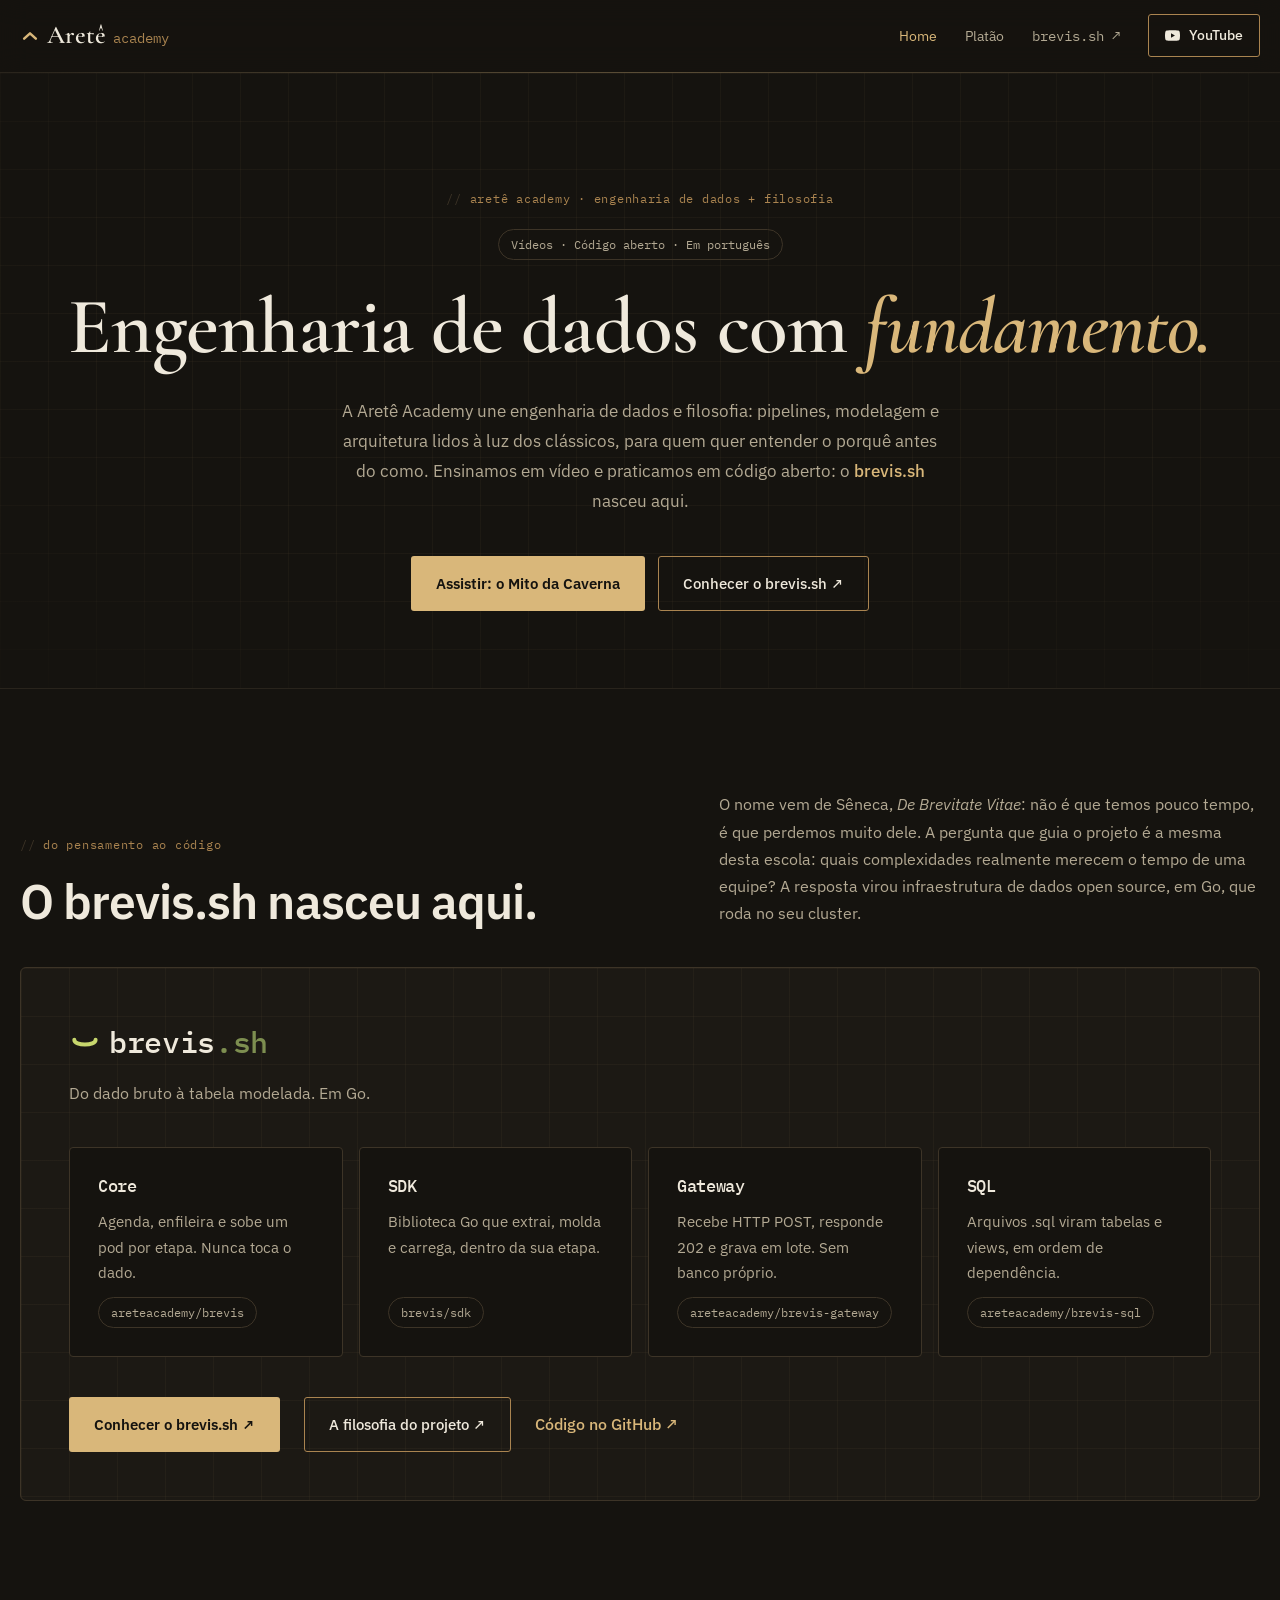
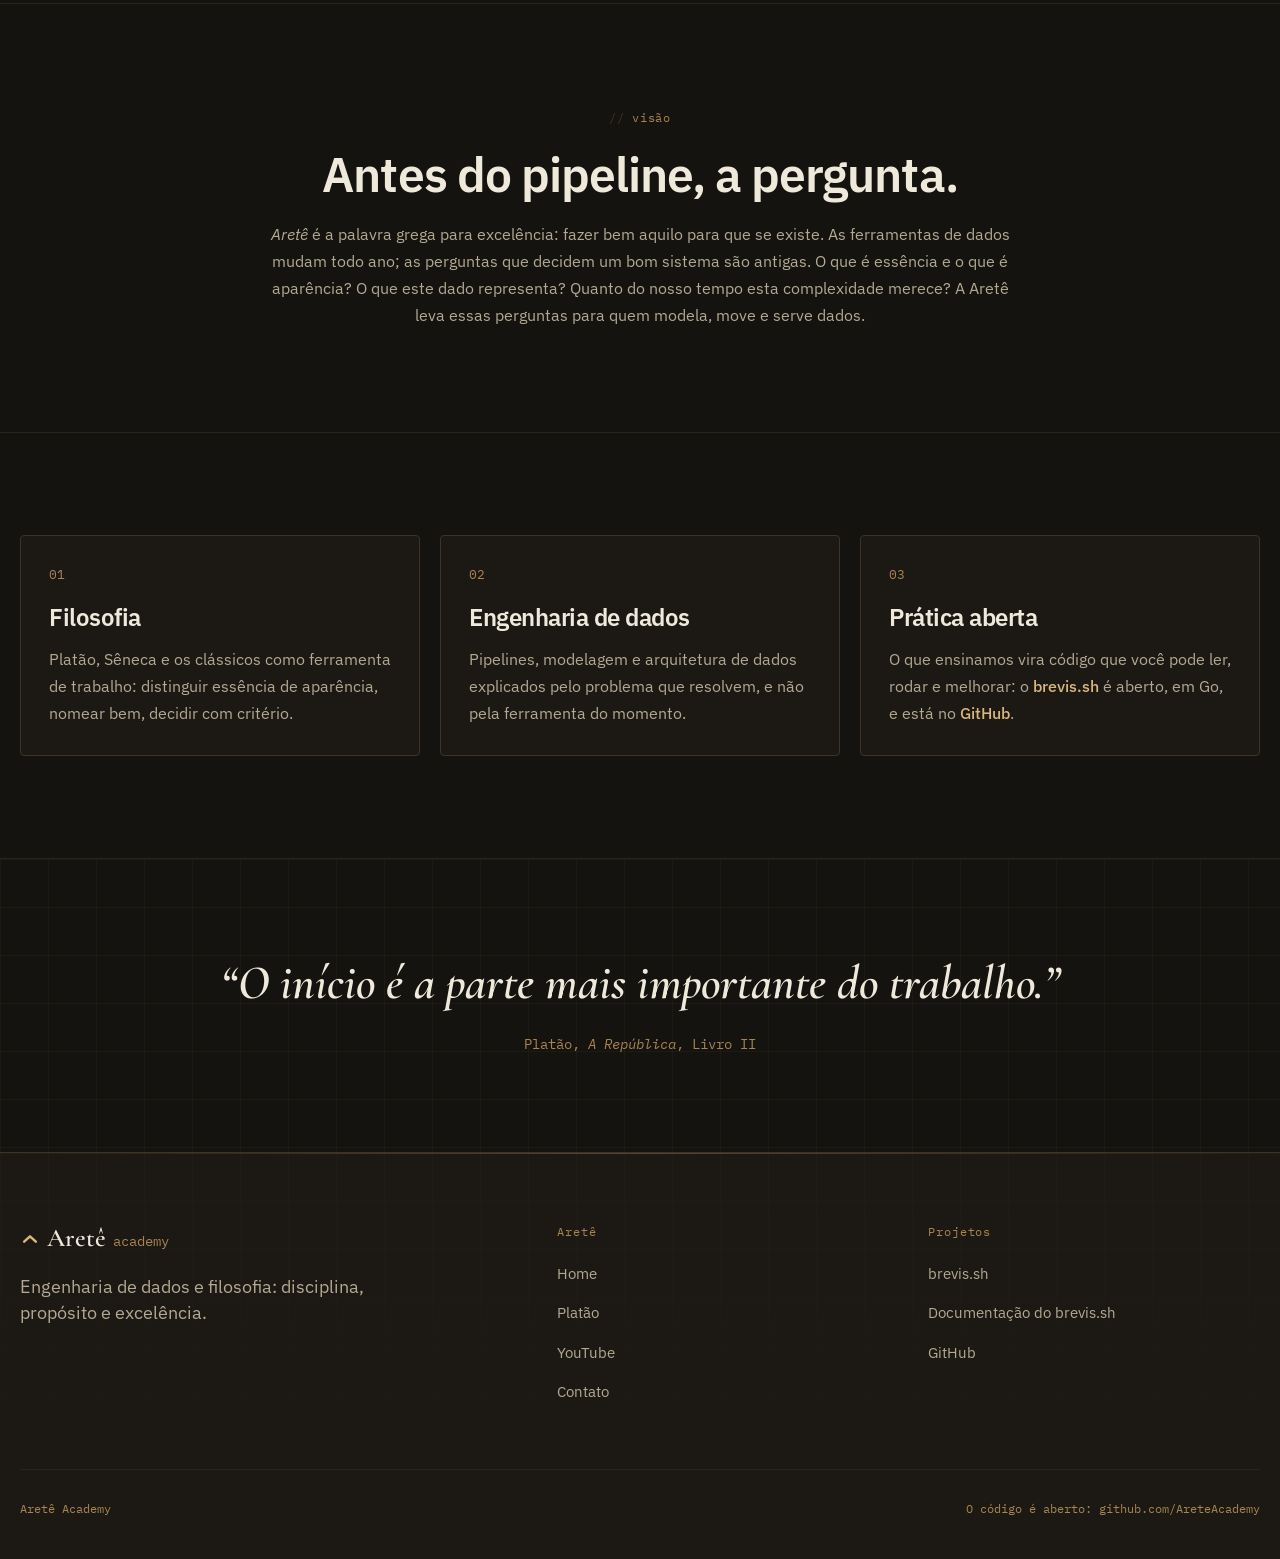
<file: index.html>
<!DOCTYPE html>
<html lang="pt-BR">
<head>
  <meta charset="UTF-8" />
  <meta name="viewport" content="width=device-width, initial-scale=1.0" />
  <title>Aretê Academy | Engenharia de dados e filosofia</title>
  <meta
    name="description"
    content="Aretê Academy une engenharia de dados e filosofia: pipelines, modelagem e arquitetura lidos à luz dos clássicos, em vídeo e em código aberto. O brevis.sh nasceu aqui."
  />
  <link rel="preconnect" href="https://fonts.googleapis.com" />
  <link rel="preconnect" href="https://fonts.gstatic.com" crossorigin />
  <link
    href="https://fonts.googleapis.com/css2?family=Cormorant+Garamond:ital,wght@0,600;1,600&family=IBM+Plex+Mono:wght@400;500&family=IBM+Plex+Sans:wght@400;500;600&display=swap"
    rel="stylesheet"
  />
  <link rel="stylesheet" href="style.css" />
  <link rel="icon" href="assets/favicon.svg" type="image/svg+xml" />
  <meta name="theme-color" content="#15130f">
  <link rel="canonical" href="https://areteacademy.com.br/" />
  <meta property="og:type" content="website" />
  <meta property="og:site_name" content="Aretê Academy" />
  <meta property="og:locale" content="pt_BR" />
  <meta property="og:title" content="Aretê Academy | Engenharia de dados e filosofia" />
  <meta property="og:description" content="Aretê Academy une engenharia de dados e filosofia: pipelines, modelagem e arquitetura lidos à luz dos clássicos, em vídeo e em código aberto. O brevis.sh nasceu aqui." />
  <meta property="og:url" content="https://areteacademy.com.br/" />
  <meta property="og:image" content="https://areteacademy.com.br/assets/og.png" />
  <meta property="og:image:width" content="1200" />
  <meta property="og:image:height" content="630" />
  <meta property="og:image:alt" content="Aretê Academy: engenharia de dados com fundamento. O brevis.sh nasceu aqui." />
  <meta name="twitter:card" content="summary_large_image" />
  <meta name="twitter:title" content="Aretê Academy | Engenharia de dados e filosofia" />
  <meta name="twitter:description" content="Aretê Academy une engenharia de dados e filosofia: pipelines, modelagem e arquitetura lidos à luz dos clássicos, em vídeo e em código aberto. O brevis.sh nasceu aqui." />
  <meta name="twitter:image" content="https://areteacademy.com.br/assets/og.png" />
  <script type="application/ld+json">
{
  "@context": "https://schema.org",
  "@graph": [
    {
      "@type": "EducationalOrganization",
      "@id": "https://areteacademy.com.br/#org",
      "name": "Aretê Academy",
      "url": "https://areteacademy.com.br/",
      "logo": "https://areteacademy.com.br/assets/favicon.svg",
      "description": "Engenharia de dados e filosofia, em vídeo e em código aberto.",
      "email": "areteacademy.dev@gmail.com",
      "sameAs": [
        "https://www.youtube.com/@AreteDevAcademy",
        "https://github.com/AreteAcademy"
      ],
      "brand": {
        "@type": "Brand",
        "name": "brevis.sh",
        "url": "https://brevis.sh/"
      }
    },
    {
      "@type": "WebSite",
      "@id": "https://areteacademy.com.br/#site",
      "name": "Aretê Academy",
      "url": "https://areteacademy.com.br/",
      "inLanguage": "pt-BR",
      "publisher": {
        "@id": "https://areteacademy.com.br/#org"
      }
    }
  ]
}
  </script>
</head>
<body>
  <a class="skip-link" href="#conteudo">Pular para o conteúdo</a>

  <svg width="0" height="0" style="position:absolute" aria-hidden="true" focusable="false">
    <symbol id="i-mark" viewBox="0 0 24 24" fill="none">
      <!-- O circunflexo do ê de Aretê. Mesmo traço em assets/favicon.svg. -->
      <path d="M5 15.2 12 8.8l7 6.4" stroke="currentColor" stroke-width="3" stroke-linecap="round" stroke-linejoin="round"/>
    </symbol>
    <symbol id="i-brevis" viewBox="0 0 24 24" fill="none">
      <!-- A breve do brevis.sh, igual a site/assets/mark.svg de lá. -->
      <path d="M4 10.4C4 15.2 20 15.2 20 10.4" stroke="currentColor" stroke-width="3" stroke-linecap="round"/>
    </symbol>
    <symbol id="i-menu" viewBox="0 0 24 24" fill="none" stroke="currentColor" stroke-width="1.7" stroke-linecap="round">
      <path d="M4 7h16M4 12h16M4 17h16"/>
    </symbol>
    <symbol id="i-youtube" viewBox="0 0 24 24">
      <path fill="currentColor" d="M23.5 6.2a3 3 0 0 0-2.1-2.1C19.5 3.6 12 3.6 12 3.6s-7.5 0-9.4.5A3 3 0 0 0 .5 6.2 31.4 31.4 0 0 0 0 12a31.4 31.4 0 0 0 .5 5.8 3 3 0 0 0 2.1 2.1c1.9.5 9.4.5 9.4.5s7.5 0 9.4-.5a3 3 0 0 0 2.1-2.1A31.4 31.4 0 0 0 24 12a31.4 31.4 0 0 0-.5-5.8zM9.6 15.6V8.4l6.3 3.6-6.3 3.6z"/>
    </symbol>
  </svg>

  <header class="site-header" id="topo">
    <div class="shell header-bar">
      <a class="brand" href="index.html">
        <svg class="mark" aria-hidden="true"><use href="#i-mark"></use></svg>
        <span class="brand-name">Aretê</span> <span class="brand-sub">academy</span>
      </a>
      <button class="nav-toggle" type="button" id="nav-toggle" aria-label="Abrir menu" aria-expanded="false" aria-controls="nav">
        <svg aria-hidden="true"><use href="#i-menu"></use></svg>
      </button>
      <nav class="main-nav" id="nav" aria-label="Principal">
        <a href="index.html" aria-current="page">Home</a>
        <a href="platao.html">Platão</a>
        <a class="nav-ext" href="https://brevis.sh/" target="_blank" rel="noopener">brevis.sh ↗</a>
        <a class="button button-secondary button-sm" href="https://www.youtube.com/@AreteDevAcademy" target="_blank" rel="noopener">
          <svg aria-hidden="true"><use href="#i-youtube"></use></svg>
          YouTube
        </a>
      </nav>
    </div>
  </header>

  <main id="conteudo">
    <section class="hero hero-home">
      <div class="shell hero-grid hero-grid-single">
        <div>
          <p class="eyebrow">aretê academy · engenharia de dados + filosofia</p>
          <p class="hero-badge"><span class="pill">Vídeos · Código aberto · Em português</span></p>
          <h1>Engenharia de dados com <em>fundamento.</em></h1>
          <p class="hero-text">
            A Aretê Academy une engenharia de dados e filosofia: pipelines, modelagem e
            arquitetura lidos à luz dos clássicos, para quem quer entender o porquê antes do
            como. Ensinamos em vídeo e praticamos em código aberto: o
            <a class="text-link" href="https://brevis.sh/" target="_blank" rel="noopener">brevis.sh</a>
            nasceu aqui.
          </p>
          <div class="hero-actions">
            <a class="button button-primary" href="platao.html#conteudos">Assistir: o Mito da Caverna</a>
            <a class="button button-secondary" href="https://brevis.sh/" target="_blank" rel="noopener">
              Conhecer o brevis.sh ↗
            </a>
          </div>
        </div>
      </div>
    </section>

    <!-- As descrições das quatro peças são as do i18n.json do brevis.sh
         (eco_core, eco_sdk, eco_gateway, eco_sql): se mudarem lá, mudam aqui. -->
    <section class="section section-brevis" id="brevis" aria-labelledby="brevis-h">
      <div class="shell">
        <div class="section-heading">
          <div>
            <p class="section-kicker">do pensamento ao código</p>
            <h2 id="brevis-h">O brevis.sh nasceu aqui.</h2>
          </div>
          <p class="section-aside">
            O nome vem de Sêneca, <em>De Brevitate Vitae</em>: não é que temos pouco tempo, é
            que perdemos muito dele. A pergunta que guia o projeto é a mesma desta escola:
            quais complexidades realmente merecem o tempo de uma equipe? A resposta virou
            infraestrutura de dados open source, em Go, que roda no seu cluster.
          </p>
        </div>

        <div class="brevis-panel bg-grid">
          <a class="brevis-wordmark" href="https://brevis.sh/" target="_blank" rel="noopener">
            <svg class="mark" aria-hidden="true"><use href="#i-brevis"></use></svg>
            <span>brevis<span class="tld">.sh</span></span>
          </a>
          <p class="brevis-tagline">Do dado bruto à tabela modelada. Em Go.</p>

          <ul class="brevis-pieces">
          <li class="card brevis-piece">
            <h3>Core</h3>
            <p>Agenda, enfileira e sobe um pod por etapa. Nunca toca o dado.</p>
            <span class="pill">areteacademy/brevis</span>
          </li>
          <li class="card brevis-piece">
            <h3>SDK</h3>
            <p>Biblioteca Go que extrai, molda e carrega, dentro da sua etapa.</p>
            <span class="pill">brevis/sdk</span>
          </li>
          <li class="card brevis-piece">
            <h3>Gateway</h3>
            <p>Recebe HTTP POST, responde 202 e grava em lote. Sem banco próprio.</p>
            <span class="pill">areteacademy/brevis-gateway</span>
          </li>
          <li class="card brevis-piece">
            <h3>SQL</h3>
            <p>Arquivos .sql viram tabelas e views, em ordem de dependência.</p>
            <span class="pill">areteacademy/brevis-sql</span>
          </li>
          </ul>

          <div class="brevis-links">
            <a class="button button-primary" href="https://brevis.sh/" target="_blank" rel="noopener">Conhecer o brevis.sh ↗</a>
            <a class="button button-secondary" href="https://brevis.sh/docs/philosophy/" target="_blank" rel="noopener">A filosofia do projeto ↗</a>
            <a class="text-link" href="https://github.com/AreteAcademy/brevis" target="_blank" rel="noopener">Código no GitHub ↗</a>
          </div>
        </div>
      </div>
    </section>

    <section class="section">
      <div class="shell intro-block">
        <p class="section-kicker">visão</p>
        <h2>Antes do pipeline, a pergunta.</h2>
        <p>
          <em>Aretê</em> é a palavra grega para excelência: fazer bem aquilo para que se existe.
          As ferramentas de dados mudam todo ano; as perguntas que decidem um bom sistema são
          antigas. O que é essência e o que é aparência? O que este dado representa? Quanto do
          nosso tempo esta complexidade merece? A Aretê leva essas perguntas para quem modela,
          move e serve dados.
        </p>
      </div>
    </section>

    <section class="section">
      <div class="shell pillars">
        <article class="pillar">
          <p class="pillar-number">01</p>
          <h3>Filosofia</h3>
          <p>
            Platão, Sêneca e os clássicos como ferramenta de trabalho: distinguir essência de
            aparência, nomear bem, decidir com critério.
          </p>
        </article>
        <article class="pillar">
          <p class="pillar-number">02</p>
          <h3>Engenharia de dados</h3>
          <p>
            Pipelines, modelagem e arquitetura de dados explicados pelo problema que resolvem, e
            não pela ferramenta do momento.
          </p>
        </article>
        <article class="pillar">
          <p class="pillar-number">03</p>
          <h3>Prática aberta</h3>
          <p>
            O que ensinamos vira código que você pode ler, rodar e melhorar: o
            <a class="text-link" href="https://brevis.sh/" target="_blank" rel="noopener">brevis.sh</a>
            é aberto, em Go, e está no
            <a class="text-link" href="https://github.com/AreteAcademy/brevis" target="_blank" rel="noopener">GitHub</a>.
          </p>
        </article>
      </div>
    </section>

    <section class="quote-band bg-grid">
      <figure class="shell quote-wrap">
        <blockquote>
          <p>“O início é a parte mais importante do trabalho.”</p>
        </blockquote>
        <figcaption>Platão, <cite>A República</cite>, Livro II</figcaption>
      </figure>
    </section>
  </main>

  <footer class="site-footer bg-grid" id="contato">
    <div class="shell">
      <div class="footer-grid">
        <div class="footer-brand">
          <a class="brand" href="index.html">
            <svg class="mark" aria-hidden="true"><use href="#i-mark"></use></svg>
        <span class="brand-name">Aretê</span> <span class="brand-sub">academy</span>
          </a>
          <p>Engenharia de dados e filosofia: disciplina, propósito e excelência.</p>
        </div>

        <div class="footer-col">
          <h2>Aretê</h2>
          <ul>
            <li><a href="index.html">Home</a></li>
            <li><a href="platao.html">Platão</a></li>
            <li><a href="https://www.youtube.com/@AreteDevAcademy" target="_blank" rel="noopener">YouTube</a></li>
            <li><a href="mailto:areteacademy.dev@gmail.com">Contato</a></li>
          </ul>
        </div>

        <div class="footer-col">
          <h2>Projetos</h2>
          <ul>
            <li><a href="https://brevis.sh/" target="_blank" rel="noopener">brevis.sh</a></li>
            <li><a href="https://brevis.sh/docs/" target="_blank" rel="noopener">Documentação do brevis.sh</a></li>
            <li><a href="https://github.com/AreteAcademy" target="_blank" rel="noopener">GitHub</a></li>
          </ul>
        </div>
      </div>

      <div class="footer-bottom">
        <p>Aretê Academy</p>
        <p>O código é aberto: github.com/AreteAcademy</p>
      </div>
    </div>
  </footer>

  <script src="main.js" defer></script>
</body>
</html>
</file>
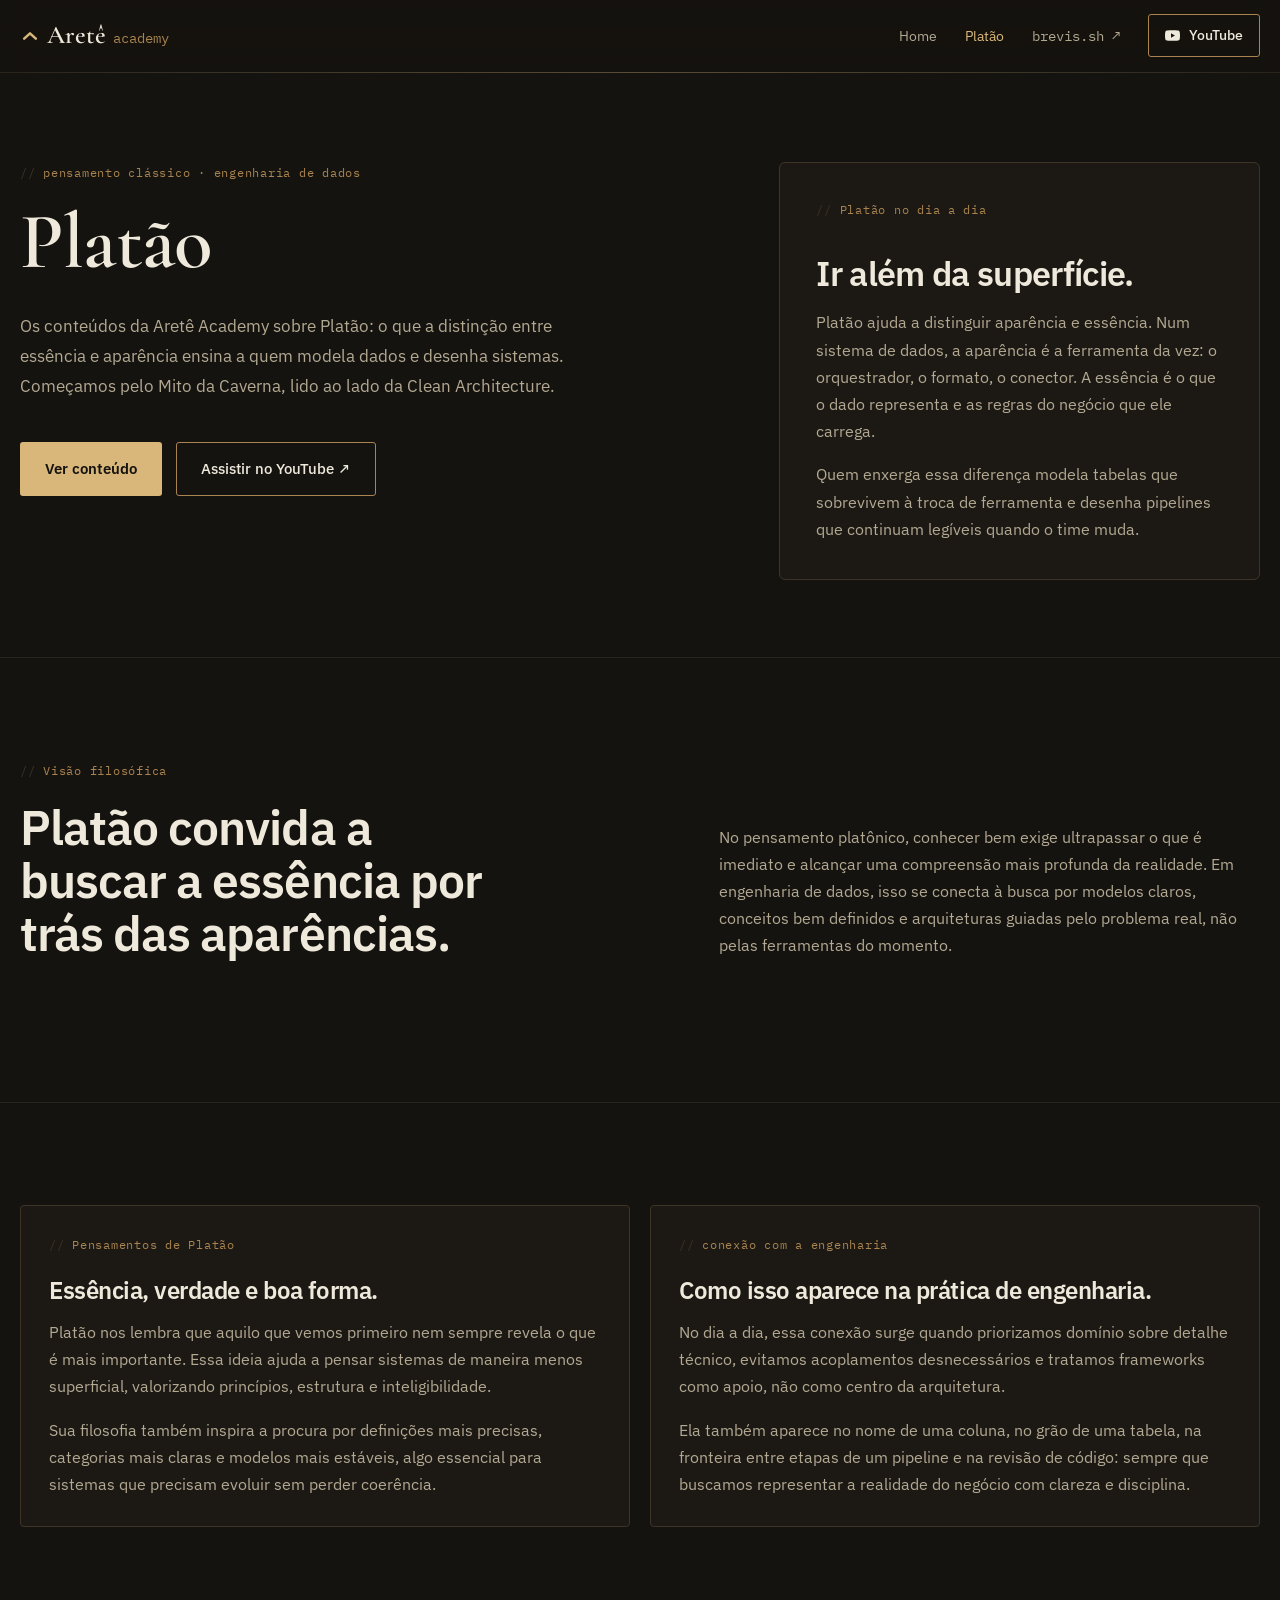
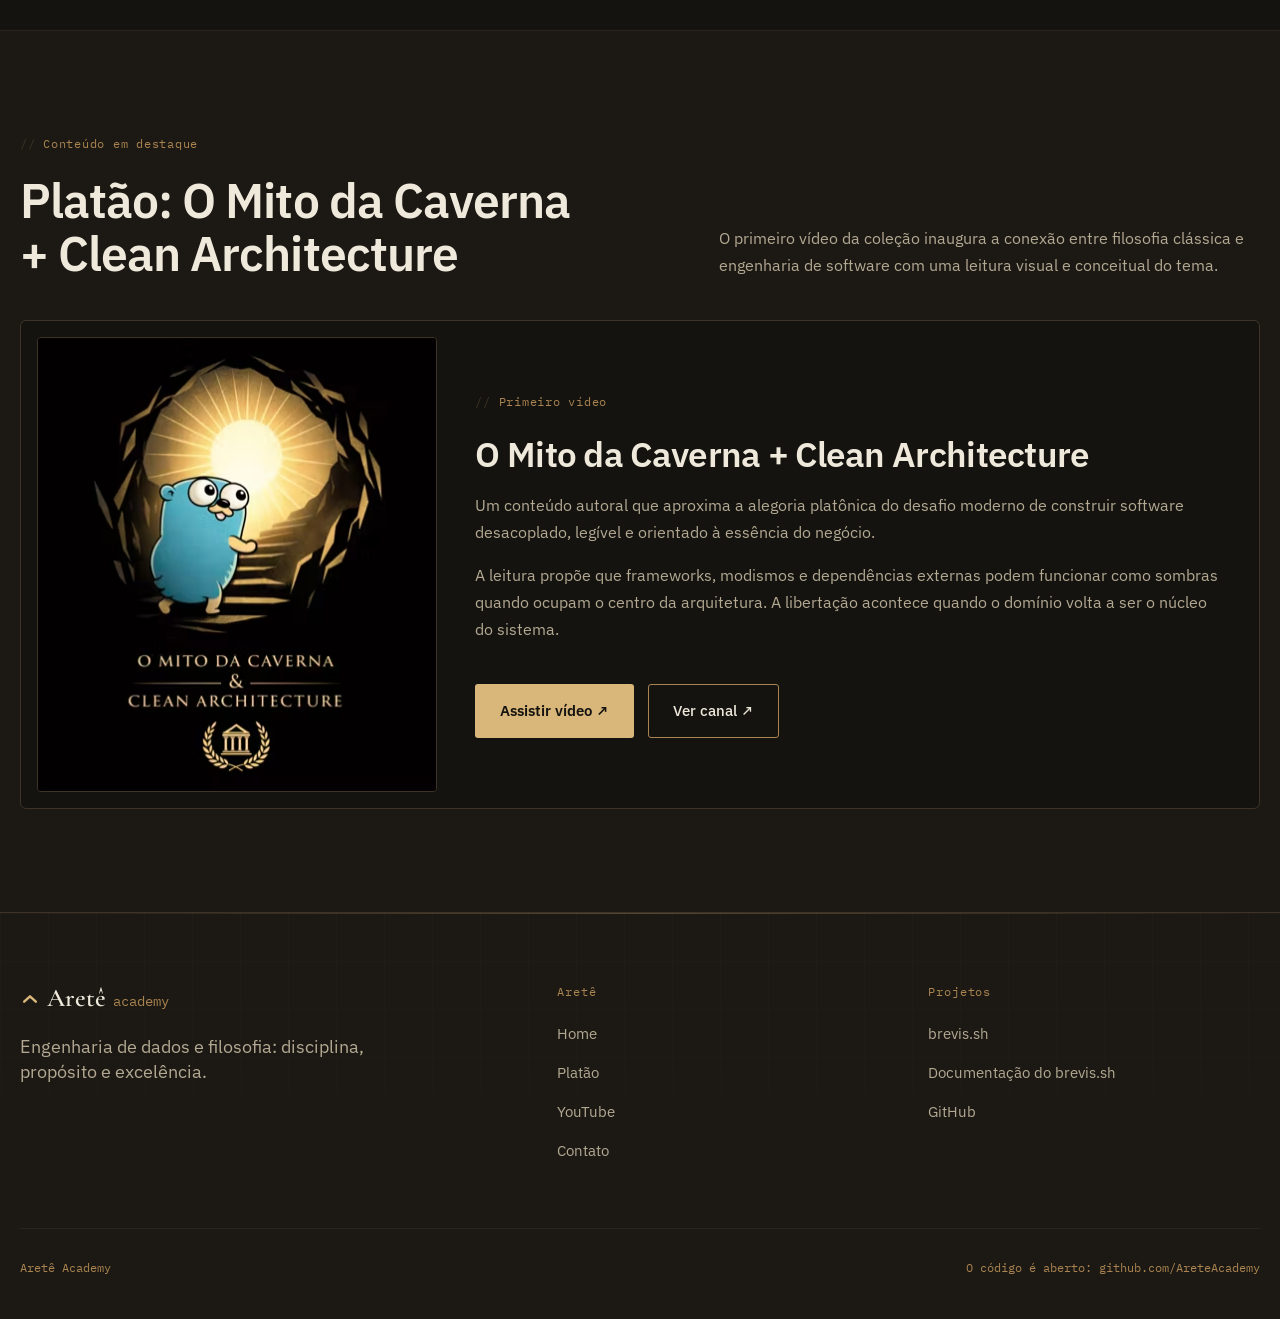
<file: platao.html>
<!DOCTYPE html>
<html lang="pt-BR">
<head>
  <meta charset="UTF-8" />
  <meta name="viewport" content="width=device-width, initial-scale=1.0" />
  <title>Platão | Aretê Academy</title>
  <meta
    name="description"
    content="Platão na Aretê Academy: essência e aparência aplicadas à engenharia de dados e à arquitetura, a partir do vídeo O Mito da Caverna + Clean Architecture."
  />
  <link rel="preconnect" href="https://fonts.googleapis.com" />
  <link rel="preconnect" href="https://fonts.gstatic.com" crossorigin />
  <link
    href="https://fonts.googleapis.com/css2?family=Cormorant+Garamond:ital,wght@0,600;1,600&family=IBM+Plex+Mono:wght@400;500&family=IBM+Plex+Sans:wght@400;500;600&display=swap"
    rel="stylesheet"
  />
  <link rel="stylesheet" href="style.css" />
  <link rel="icon" href="assets/favicon.svg" type="image/svg+xml" />
  <meta name="theme-color" content="#15130f">
  <link rel="canonical" href="https://areteacademy.com.br/platao.html" />
  <meta property="og:type" content="website" />
  <meta property="og:site_name" content="Aretê Academy" />
  <meta property="og:locale" content="pt_BR" />
  <meta property="og:title" content="Platão | Aretê Academy" />
  <meta property="og:description" content="Platão na Aretê Academy: essência e aparência aplicadas à engenharia de dados e à arquitetura, a partir do vídeo O Mito da Caverna + Clean Architecture." />
  <meta property="og:url" content="https://areteacademy.com.br/platao.html" />
  <meta property="og:image" content="https://areteacademy.com.br/assets/og.png" />
  <meta property="og:image:width" content="1200" />
  <meta property="og:image:height" content="630" />
  <meta property="og:image:alt" content="Aretê Academy: engenharia de dados com fundamento. O brevis.sh nasceu aqui." />
  <meta name="twitter:card" content="summary_large_image" />
  <meta name="twitter:title" content="Platão | Aretê Academy" />
  <meta name="twitter:description" content="Platão na Aretê Academy: essência e aparência aplicadas à engenharia de dados e à arquitetura, a partir do vídeo O Mito da Caverna + Clean Architecture." />
  <meta name="twitter:image" content="https://areteacademy.com.br/assets/og.png" />
</head>
<body>
  <a class="skip-link" href="#conteudo">Pular para o conteúdo</a>

  <svg width="0" height="0" style="position:absolute" aria-hidden="true" focusable="false">
    <symbol id="i-mark" viewBox="0 0 24 24" fill="none">
      <!-- O circunflexo do ê de Aretê. Mesmo traço em assets/favicon.svg. -->
      <path d="M5 15.2 12 8.8l7 6.4" stroke="currentColor" stroke-width="3" stroke-linecap="round" stroke-linejoin="round"/>
    </symbol>
    <symbol id="i-menu" viewBox="0 0 24 24" fill="none" stroke="currentColor" stroke-width="1.7" stroke-linecap="round">
      <path d="M4 7h16M4 12h16M4 17h16"/>
    </symbol>
    <symbol id="i-youtube" viewBox="0 0 24 24">
      <path fill="currentColor" d="M23.5 6.2a3 3 0 0 0-2.1-2.1C19.5 3.6 12 3.6 12 3.6s-7.5 0-9.4.5A3 3 0 0 0 .5 6.2 31.4 31.4 0 0 0 0 12a31.4 31.4 0 0 0 .5 5.8 3 3 0 0 0 2.1 2.1c1.9.5 9.4.5 9.4.5s7.5 0 9.4-.5a3 3 0 0 0 2.1-2.1A31.4 31.4 0 0 0 24 12a31.4 31.4 0 0 0-.5-5.8zM9.6 15.6V8.4l6.3 3.6-6.3 3.6z"/>
    </symbol>
  </svg>

  <header class="site-header" id="topo">
    <div class="shell header-bar">
      <a class="brand" href="index.html">
        <svg class="mark" aria-hidden="true"><use href="#i-mark"></use></svg>
        <span class="brand-name">Aretê</span> <span class="brand-sub">academy</span>
      </a>
      <button class="nav-toggle" type="button" id="nav-toggle" aria-label="Abrir menu" aria-expanded="false" aria-controls="nav">
        <svg aria-hidden="true"><use href="#i-menu"></use></svg>
      </button>
      <nav class="main-nav" id="nav" aria-label="Principal">
        <a href="index.html">Home</a>
        <a href="platao.html" aria-current="page">Platão</a>
        <a class="nav-ext" href="https://brevis.sh/" target="_blank" rel="noopener">brevis.sh ↗</a>
        <a class="button button-secondary button-sm" href="https://www.youtube.com/@AreteDevAcademy" target="_blank" rel="noopener">
          <svg aria-hidden="true"><use href="#i-youtube"></use></svg>
          YouTube
        </a>
      </nav>
    </div>
  </header>

  <main id="conteudo">
    <section class="hero">
      <div class="shell hero-grid">
        <div>
          <p class="eyebrow">pensamento clássico · engenharia de dados</p>
          <h1>Platão</h1>
          <p class="hero-text">
            Os conteúdos da Aretê Academy sobre Platão: o que a distinção entre essência e
            aparência ensina a quem modela dados e desenha sistemas. Começamos pelo Mito da
            Caverna, lido ao lado da Clean Architecture.
          </p>
          <div class="hero-actions">
            <a class="button button-primary" href="#conteudos">Ver conteúdo</a>
            <a class="button button-secondary" href="https://www.youtube.com/watch?v=1ELkrZyl63o&amp;t=11s" target="_blank" rel="noopener">
              Assistir no YouTube ↗
            </a>
          </div>
        </div>

        <aside class="hero-panel" id="visao">
          <p class="panel-label">Platão no dia a dia</p>
          <h2>Ir além da superfície.</h2>
          <p>
            Platão ajuda a distinguir aparência e essência. Num sistema de dados, a aparência é a
            ferramenta da vez: o orquestrador, o formato, o conector. A essência é o que o dado
            representa e as regras do negócio que ele carrega.
          </p>
          <p>
            Quem enxerga essa diferença modela tabelas que sobrevivem à troca de ferramenta e
            desenha pipelines que continuam legíveis quando o time muda.
          </p>
        </aside>
      </div>
    </section>

    <section class="section">
      <div class="shell page-intro">
        <div>
          <p class="section-kicker">Visão filosófica</p>
          <h2>Platão convida a buscar a essência por trás das aparências.</h2>
        </div>
        <p class="section-aside">
          No pensamento platônico, conhecer bem exige ultrapassar o que é imediato e alcançar uma
          compreensão mais profunda da realidade. Em engenharia de dados, isso se conecta à busca
          por modelos claros, conceitos bem definidos e arquiteturas guiadas pelo problema real, não
          pelas ferramentas do momento.
        </p>
      </div>
    </section>

    <section class="section">
      <div class="shell roadmap">
        <article class="roadmap-card">
          <p class="section-kicker">Pensamentos de Platão</p>
          <h3>Essência, verdade e boa forma.</h3>
          <p>
            Platão nos lembra que aquilo que vemos primeiro nem sempre revela o que é mais
            importante. Essa ideia ajuda a pensar sistemas de maneira menos superficial, valorizando
            princípios, estrutura e inteligibilidade.
          </p>
          <p>
            Sua filosofia também inspira a procura por definições mais precisas, categorias mais
            claras e modelos mais estáveis, algo essencial para sistemas que precisam evoluir sem
            perder coerência.
          </p>
        </article>
        <article class="roadmap-card">
          <p class="section-kicker">conexão com a engenharia</p>
          <h3>Como isso aparece na prática de engenharia.</h3>
          <p>
            No dia a dia, essa conexão surge quando priorizamos domínio sobre detalhe técnico, evitamos acoplamentos desnecessários e tratamos frameworks como apoio,
            não como centro da arquitetura.
          </p>
          <p>
            Ela também aparece no nome de uma coluna, no grão de uma tabela, na fronteira entre
            etapas de um pipeline e na revisão de código: sempre que buscamos representar a realidade
            do negócio com clareza e disciplina.
          </p>
        </article>
      </div>
    </section>

    <section class="section section-soft" id="conteudos">
      <div class="shell">
        <div class="section-heading">
          <div>
            <p class="section-kicker">Conteúdo em destaque</p>
            <h2>Platão: O Mito da Caverna + Clean Architecture</h2>
          </div>
          <p class="section-aside">
            O primeiro vídeo da coleção inaugura a conexão entre filosofia clássica e engenharia de
            software com uma leitura visual e conceitual do tema.
          </p>
        </div>

        <article class="featured-course">
          <div class="course-cover">
            <picture>
              <source type="image/avif" srcset="assets/capa-youtube-400.avif 400w, assets/capa-youtube-800.avif 800w" sizes="(max-width: 960px) min(400px, 100vw), 400px" />
              <img
                src="assets/capa-youtube-800.jpg"
                srcset="assets/capa-youtube-400.jpg 400w, assets/capa-youtube-800.jpg 800w"
                sizes="(max-width: 960px) min(400px, 100vw), 400px"
                width="800"
                height="912"
                loading="lazy"
                decoding="async"
                alt="Capa do vídeo O Mito da Caverna e Clean Architecture: um gopher sai da caverna em direção à luz"
              />
            </picture>
          </div>

          <div class="course-content">
            <p class="card-tag">Primeiro vídeo</p>
            <h3>O Mito da Caverna + Clean Architecture</h3>
            <p>
              Um conteúdo autoral que aproxima a alegoria platônica do desafio moderno de construir
              software desacoplado, legível e orientado à essência do negócio.
            </p>
            <p>
              A leitura propõe que frameworks, modismos e dependências externas podem funcionar como
              sombras quando ocupam o centro da arquitetura. A libertação acontece quando o domínio
              volta a ser o núcleo do sistema.
            </p>

            <div class="course-actions">
              <a class="button button-primary" href="https://www.youtube.com/watch?v=1ELkrZyl63o&amp;t=11s" target="_blank" rel="noopener">
                Assistir vídeo ↗
              </a>
              <a class="button button-secondary" href="https://www.youtube.com/@AreteDevAcademy" target="_blank" rel="noopener">
                Ver canal ↗
              </a>
            </div>
          </div>
        </article>
      </div>
    </section>

    <!-- <section class="section">
      <div class="shell roadmap">
        <article class="roadmap-card">
          <p class="section-kicker">Continuidade</p>
          <h3>Uma trilha para aprofundar Platão ao longo do tempo.</h3>
          <p>
            Novos cursos sobre Platão podem ser adicionados nesta mesma seção, mantendo uma
            experiência centralizada para quem acompanha essa linha de estudo.
          </p>
        </article>
        <article class="roadmap-card">
          <p class="section-kicker">Próximos conteúdos</p>
          <h3>Mais encontros entre filosofia e tecnologia.</h3>
          <p>
            A proposta é expandir essa jornada com novos conteúdos que aprofundem a contribuição de
            Platão e abram espaço para outras leituras filosóficas aplicadas ao software.
          </p>
        </article>
      </div>
    </section> -->
  </main>

  <footer class="site-footer bg-grid" id="contato">
    <div class="shell">
      <div class="footer-grid">
        <div class="footer-brand">
          <a class="brand" href="index.html">
            <svg class="mark" aria-hidden="true"><use href="#i-mark"></use></svg>
        <span class="brand-name">Aretê</span> <span class="brand-sub">academy</span>
          </a>
          <p>Engenharia de dados e filosofia: disciplina, propósito e excelência.</p>
        </div>

        <div class="footer-col">
          <h2>Aretê</h2>
          <ul>
            <li><a href="index.html">Home</a></li>
            <li><a href="platao.html">Platão</a></li>
            <li><a href="https://www.youtube.com/@AreteDevAcademy" target="_blank" rel="noopener">YouTube</a></li>
            <li><a href="mailto:areteacademy.dev@gmail.com">Contato</a></li>
          </ul>
        </div>

        <div class="footer-col">
          <h2>Projetos</h2>
          <ul>
            <li><a href="https://brevis.sh/" target="_blank" rel="noopener">brevis.sh</a></li>
            <li><a href="https://brevis.sh/docs/" target="_blank" rel="noopener">Documentação do brevis.sh</a></li>
            <li><a href="https://github.com/AreteAcademy" target="_blank" rel="noopener">GitHub</a></li>
          </ul>
        </div>
      </div>

      <div class="footer-bottom">
        <p>Aretê Academy</p>
        <p>O código é aberto: github.com/AreteAcademy</p>
      </div>
    </div>
  </footer>

  <script src="main.js" defer></script>
</body>
</html>
</file>
<file: style.css>
/* ===========================================================================
   Aretê Academy

   Mesma família do brevis.sh (o projeto aberto que nasceu aqui): fundo
   escuro, quadriculado, IBM Plex, cantos quase retos. A voz é da Aretê:
   o bronze no lugar do lima e a Cormorant só em display (h1, citação).

   Contraste sobre o fundo #15130F, medido:
     texto      #EFE9DC  15.34:1
     secundario #B3A993   7.96:1
     ouro       #D9B77A   9.72:1
     bronze     #AA8450   5.41:1   (o mesmo bronze do site anterior)
   Pior caso, em --surface-2 (#221E18): secundario 7.11, bronze 4.84.

   As cores do brevis.sh, só na seção dele (a marca e o .sh do wordmark):
     lima       #C7D66D  11.72:1
     oliva      #7D8E50   5.17:1   (4.62 em --surface-2)
   --line (#3D3427) é filete, nunca texto nem contorno de controle.
   =========================================================================== */

:root {
  color-scheme: dark;

  --bg: #15130f;
  --surface: #1c1914;
  --surface-2: #221e18;

  --text: #efe9dc;
  --text-dim: #b3a993;
  --gold: #d9b77a;
  --bronze: #aa8450;

  --brevis-lime: #c7d66d;
  --brevis-olive: #7d8e50;

  --line: #3d3427;
  --line-soft: #29241c;

  --gold-wash: rgba(217, 183, 122, 0.08);
  --gold-edge: rgba(217, 183, 122, 0.28);
  --grid-line: rgba(217, 183, 122, 0.045);
  --grid-size: 48px;

  --font-serif: "Cormorant Garamond", Georgia, "Times New Roman", serif;
  --font-sans: "IBM Plex Sans", -apple-system, BlinkMacSystemFont, "Segoe UI", Roboto, Arial, sans-serif;
  --font-mono: "IBM Plex Mono", ui-monospace, SFMono-Regular, Menlo, Consolas, monospace;

  --shell: 1280px;
  --gap: clamp(1.5rem, 3vw, 2.5rem);

  --r: 3px;
  --r-lg: 4px;
  --r-xl: 6px;
}

*,
*::before,
*::after {
  box-sizing: border-box;
}

[hidden] {
  display: none !important;
}

html {
  scroll-behavior: smooth;
  -webkit-text-size-adjust: 100%;
}

body {
  margin: 0;
  overflow-x: hidden;
  background: var(--bg);
  color: var(--text);
  font-family: var(--font-sans);
  font-size: 1rem;
  line-height: 1.7;
  -webkit-font-smoothing: antialiased;
}

img,
svg {
  display: block;
  max-width: 100%;
}

::selection {
  background: var(--gold);
  color: var(--bg);
}

:focus-visible {
  outline: 2px solid var(--gold);
  outline-offset: 3px;
}

a {
  color: inherit;
  text-decoration: none;
}

p {
  margin: 0;
}

.shell {
  width: min(var(--shell), calc(100% - 2.5rem));
  margin-inline: auto;
}

.skip-link {
  position: absolute;
  left: -9999px;
  top: 0;
  z-index: 100;
  padding: 0.75rem 1.25rem;
  background: var(--gold);
  color: var(--bg);
  font-weight: 600;
}

.skip-link:focus {
  left: 0;
}

/* --------------------------------------------------------- tipografia ---- */

h1,
h2,
h3 {
  margin: 0;
  font-family: var(--font-sans);
  font-weight: 600;
  line-height: 1.1;
  letter-spacing: -0.02em;
  text-wrap: balance;
}

/* O h1 é o único lugar, com a citação, onde a Cormorant fala. */
h1 {
  font-family: var(--font-serif);
  font-size: clamp(2.75rem, 6.2vw, 5.25rem);
  font-weight: 600;
  line-height: 1;
  letter-spacing: -0.01em;
}

h2 {
  font-size: clamp(1.9rem, 4vw, 3rem);
}

h3 {
  font-size: clamp(1.25rem, 2vw, 1.5rem);
  line-height: 1.25;
}

/* Rótulo em forma de comentário. O `//` vem do CSS para que leitor de tela
   não anuncie "barra barra" antes de cada seção. */
.eyebrow,
.section-kicker,
.panel-label,
.card-tag {
  display: block;
  margin: 0 0 1.25rem;
  font-family: var(--font-mono);
  font-size: 0.775rem;
  font-weight: 400;
  letter-spacing: 0.06em;
  color: var(--bronze);
}

.eyebrow::before,
.section-kicker::before,
.panel-label::before,
.card-tag::before {
  content: "// ";
  color: var(--line);
}

.text-link {
  display: inline-flex;
  align-items: center;
  gap: 0.45rem;
  color: var(--gold);
  font-weight: 500;
  border-bottom: 1px solid transparent;
  transition: border-color 0.2s ease;
}

.text-link:hover {
  border-bottom-color: currentColor;
}

/* ------------------------------------------------------------ botoes ---- */

.button {
  display: inline-flex;
  align-items: center;
  justify-content: center;
  gap: 0.55rem;
  padding: 0.85rem 1.5rem;
  border: 1px solid transparent;
  border-radius: var(--r);
  font-size: 0.94rem;
  font-weight: 500;
  white-space: nowrap;
  transition: background 0.2s ease, border-color 0.2s ease, color 0.2s ease;
}

.button-primary {
  background: var(--gold);
  color: var(--bg);
  font-weight: 600;
}

.button-primary:hover {
  background: #e3c793;
}

.button-secondary {
  color: var(--text);
  border-color: var(--bronze);
}

.button-secondary:hover {
  border-color: var(--gold);
  background: var(--gold-wash);
  color: var(--gold);
}

.button-sm {
  padding: 0.55rem 1rem;
  font-size: 0.86rem;
}

.button svg {
  width: 15px;
  height: 15px;
  flex: none;
}

.hero-actions,
.course-actions {
  display: flex;
  flex-wrap: wrap;
  gap: 0.85rem;
  margin-top: 2.5rem;
}

/* -------------------------------------------------------- componentes ---- */

.bg-grid {
  background-image:
    linear-gradient(var(--grid-line) 1px, transparent 1px),
    linear-gradient(90deg, var(--grid-line) 1px, transparent 1px);
  background-size: var(--grid-size) var(--grid-size);
}

.card,
.pillar,
.roadmap-card {
  border: 1px solid var(--line);
  border-radius: var(--r-lg);
  background: var(--surface);
  padding: clamp(1.25rem, 2.4vw, 1.75rem);
}

/* ------------------------------------------------------------ header ---- */

.site-header {
  position: sticky;
  top: 0;
  z-index: 40;
  background: rgba(21, 19, 15, 0.86);
  backdrop-filter: blur(14px);
  -webkit-backdrop-filter: blur(14px);
  border-bottom: 1px solid var(--line-soft);
}

/* Um filete de luz sob o header, mais forte no centro. */
.site-header::after {
  content: "";
  position: absolute;
  left: 0;
  right: 0;
  bottom: -1px;
  height: 1px;
  background: linear-gradient(90deg, transparent, var(--gold-edge) 50%, transparent);
  pointer-events: none;
}

.header-bar {
  position: relative;
  display: flex;
  align-items: center;
  gap: 1.25rem;
  padding: 0.9rem 0;
}

.brand {
  display: inline-flex;
  align-items: baseline;
  gap: 0.45rem;
  color: var(--text);
}

.brand .mark {
  width: 20px;
  height: 20px;
  flex: none;
  align-self: center;
  color: var(--gold);
}

.brand-name {
  font-family: var(--font-serif);
  font-size: 1.6rem;
  font-weight: 600;
  line-height: 1;
}

.brand-sub {
  font-family: var(--font-mono);
  font-size: 0.86rem;
  color: var(--bronze);
}

.main-nav {
  display: flex;
  align-items: center;
  gap: 1.75rem;
  margin-left: auto;
}

.main-nav a:not(.button) {
  font-size: 0.9rem;
  color: var(--text-dim);
  transition: color 0.2s ease;
}

.main-nav a:not(.button):hover,
.main-nav a[aria-current="page"] {
  color: var(--gold);
}

.nav-ext {
  font-family: var(--font-mono);
}

.nav-toggle {
  display: none;
  margin-left: auto;
  align-items: center;
  justify-content: center;
  width: 36px;
  height: 36px;
  padding: 0;
  border: 1px solid var(--line);
  border-radius: var(--r);
  background: transparent;
  color: var(--text-dim);
  cursor: pointer;
}

.nav-toggle:hover {
  color: var(--gold);
  border-color: var(--bronze);
}

.nav-toggle svg {
  width: 17px;
  height: 17px;
}

/* --------------------------------------------------------------- hero ---- */

.hero {
  padding: clamp(3rem, 7vw, 6rem) 0 clamp(3rem, 6vw, 5rem);
}

.hero-grid {
  display: grid;
  grid-template-columns: minmax(0, 1.35fr) minmax(280px, 0.9fr);
  gap: var(--gap);
  align-items: stretch;
}

.hero-grid-single {
  grid-template-columns: 1fr;
  text-align: center;
}

.hero-home {
  position: relative;
  isolation: isolate;
  padding-top: clamp(4rem, 9vw, 7.5rem);
}

/* O quadriculado se apaga nas bordas: textura atrás do título, não moldura.
   Fica num pseudo-elemento para que a máscara não apague o texto. */
.hero-home::before {
  content: "";
  position: absolute;
  inset: 0;
  z-index: -1;
  background-image:
    linear-gradient(var(--grid-line) 1px, transparent 1px),
    linear-gradient(90deg, var(--grid-line) 1px, transparent 1px);
  background-size: var(--grid-size) var(--grid-size);
  -webkit-mask-image: radial-gradient(ellipse 80% 90% at 50% 40%, #000 55%, transparent 100%);
  mask-image: radial-gradient(ellipse 80% 90% at 50% 40%, #000 55%, transparent 100%);
}

.hero h1 em {
  font-style: italic;
  color: var(--gold);
}

.hero-badge {
  display: flex;
  justify-content: center;
  margin: 0 0 1.75rem;
}

.pill {
  display: inline-flex;
  align-items: center;
  padding: 0.3rem 0.75rem;
  border: 1px solid var(--line);
  border-radius: 999px;
  font-family: var(--font-mono);
  font-size: 0.72rem;
  color: var(--text-dim);
}

.hero-grid-single .hero-text {
  margin-inline: auto;
}

.hero-grid-single .hero-actions {
  justify-content: center;
}

.hero-text {
  max-width: 60ch;
  margin-top: 1.75rem;
  font-size: clamp(1.02rem, 1.35vw, 1.15rem);
  line-height: 1.75;
  color: var(--text-dim);
}

/* Um link no meio da frase é texto: inline-flex abriria a linha. */
.hero-text .text-link,
.pillar .text-link {
  display: inline;
}

.hero-panel {
  padding: clamp(1.5rem, 3vw, 2.25rem);
  border: 1px solid var(--line);
  border-radius: var(--r-xl);
  background-color: var(--surface);
  display: flex;
  flex-direction: column;
  justify-content: center;
  gap: 1rem;
}

.hero-panel h2 {
  font-size: clamp(1.6rem, 3vw, 2.1rem);
}

.hero-panel p:not(.panel-label) {
  color: var(--text-dim);
}

/* ------------------------------------------------------------- secoes ---- */

.section {
  padding: clamp(4rem, 8vw, 6.5rem) 0;
  border-top: 1px solid var(--line-soft);
}

.section-soft {
  background: var(--surface);
}

.section p:not([class]),
.section-aside,
.pillar p:not(.pillar-number),
.roadmap-card p:not(.section-kicker),
.course-content p:not(.card-tag) {
  color: var(--text-dim);
}

.intro-block {
  max-width: 760px;
  text-align: center;
}

.intro-block p:last-child {
  margin-top: 1.25rem;
}

.section-heading,
.page-intro {
  display: grid;
  grid-template-columns: minmax(0, 1.1fr) minmax(240px, 0.9fr);
  gap: var(--gap);
  align-items: end;
  margin-bottom: 2.5rem;
}

.pillars,
.roadmap {
  display: grid;
  grid-template-columns: repeat(2, minmax(0, 1fr));
  gap: 1.25rem;
}

.pillars {
  grid-template-columns: repeat(3, minmax(0, 1fr));
}

.pillar h3,
.roadmap-card h3 {
  margin-bottom: 0.85rem;
}

.roadmap-card p + p {
  margin-top: 1rem;
}

.pillar-number {
  margin-bottom: 1rem;
  font-family: var(--font-mono);
  font-size: 0.8rem;
  color: var(--bronze);
}

.quote-band {
  padding: clamp(4rem, 8vw, 6rem) 0;
  border-top: 1px solid var(--line-soft);
}

.quote-wrap {
  margin-block: 0;
  text-align: center;
}

blockquote {
  margin: 0;
  font-family: var(--font-serif);
  font-size: clamp(2rem, 4vw, 3rem);
  font-style: italic;
  font-weight: 600;
  line-height: 1.2;
}

.quote-wrap figcaption {
  margin-top: 1.25rem;
  font-family: var(--font-mono);
  font-size: 0.85rem;
  color: var(--bronze);
}

/* A capa é retrato (800x912): a coluna dela tem teto, e a altura sai da
   proporção declarada no <img>, não da altura do texto ao lado. */
.featured-course {
  display: grid;
  grid-template-columns: minmax(240px, 400px) minmax(0, 1fr);
  align-items: center;
  gap: var(--gap);
  padding: 1rem;
  border: 1px solid var(--line);
  border-radius: var(--r-xl);
  background: var(--bg);
}

.course-cover img {
  width: 100%;
  height: auto;
  border-radius: var(--r-lg);
  border: 1px solid var(--line);
}

.course-content {
  padding: 1rem 1rem 1rem 0;
}

.course-content h3 {
  margin-bottom: 1rem;
  font-size: clamp(1.6rem, 3vw, 2.2rem);
}

.course-content p + p {
  margin-top: 1rem;
}

/* ------------------------------------------------------------- brevis ---- */

/* O projeto que saiu daqui. A marca e o .sh vêm nas cores do brevis.sh, e só
   eles: o resto do painel fala a língua da Aretê. */
.brevis-panel {
  padding: clamp(1.5rem, 4vw, 3rem);
  border: 1px solid var(--line);
  border-radius: var(--r-xl);
  background-color: var(--surface);
}

.brevis-wordmark {
  display: inline-flex;
  align-items: baseline;
  gap: 0.5rem;
  font-family: var(--font-mono);
  font-size: clamp(1.4rem, 3vw, 1.9rem);
  font-weight: 500;
  letter-spacing: -0.01em;
}

.brevis-wordmark .mark {
  width: 1.05em;
  height: 1.05em;
  flex: none;
  align-self: center;
  color: var(--brevis-lime);
}

.brevis-wordmark .tld {
  color: var(--brevis-olive);
}

.brevis-tagline {
  margin-top: 0.75rem;
  color: var(--text-dim);
}

.brevis-pieces {
  list-style: none;
  margin: clamp(1.75rem, 4vw, 2.5rem) 0 0;
  padding: 0;
  display: grid;
  grid-template-columns: repeat(4, minmax(0, 1fr));
  gap: 1rem;
}

.brevis-piece {
  display: flex;
  flex-direction: column;
  gap: 0.75rem;
  background: var(--bg);
}

.brevis-piece h3 {
  font-family: var(--font-mono);
  font-size: 1.05rem;
  font-weight: 500;
}

.brevis-piece p {
  flex: 1;
  font-size: 0.93rem;
  color: var(--text-dim);
}

.brevis-piece .pill {
  align-self: flex-start;
  max-width: 100%;
  overflow-wrap: anywhere;
}

.brevis-links {
  display: flex;
  flex-wrap: wrap;
  align-items: center;
  gap: 0.85rem 1.5rem;
  margin-top: clamp(1.75rem, 4vw, 2.5rem);
}

/* ------------------------------------------------------------- footer ---- */

.site-footer {
  position: relative;
  border-top: 1px solid var(--line);
  padding: clamp(3rem, 6vw, 4.5rem) 0 2.5rem;
  background-color: var(--surface);
}

/* O quadriculado some para baixo, sob um véu: os títulos das colunas são
   bronze, e bronze sobre um filete do quadriculado cheio perde contraste. */
.site-footer.bg-grid {
  background-image:
    linear-gradient(180deg, rgba(28, 25, 20, 0.55), var(--surface) 75%),
    linear-gradient(var(--grid-line) 1px, transparent 1px),
    linear-gradient(90deg, var(--grid-line) 1px, transparent 1px);
  background-size: auto, var(--grid-size) var(--grid-size), var(--grid-size) var(--grid-size);
}

.site-footer::before {
  content: "";
  position: absolute;
  inset: 0 0 auto;
  height: 1px;
  background: linear-gradient(90deg, transparent, var(--gold-edge) 50%, transparent);
  pointer-events: none;
}

.footer-grid {
  display: grid;
  grid-template-columns: minmax(0, 1.5fr) repeat(2, minmax(0, 1fr));
  gap: var(--gap);
}

.footer-brand p {
  margin-top: 1.25rem;
  max-width: 32ch;
  font-size: 1.1rem;
  line-height: 1.45;
  color: var(--text-dim);
}

.footer-col h2 {
  margin-bottom: 1.35rem;
  font-family: var(--font-mono);
  font-size: 0.76rem;
  font-weight: 400;
  letter-spacing: 0.08em;
  color: var(--bronze);
}

.footer-col ul {
  list-style: none;
  margin: 0;
  padding: 0;
  display: grid;
  gap: 0.75rem;
}

.footer-col a {
  font-size: 0.92rem;
  color: var(--text-dim);
  transition: color 0.2s ease;
}

.footer-col a:hover {
  color: var(--gold);
}

.footer-bottom {
  display: flex;
  flex-wrap: wrap;
  justify-content: space-between;
  gap: 1rem;
  margin-top: clamp(2.5rem, 5vw, 4rem);
  padding-top: 1.75rem;
  border-top: 1px solid var(--line-soft);
  font-family: var(--font-mono);
  font-size: 0.78rem;
  color: var(--bronze);
}

/* ---------------------------------------------------------- responsivo ---- */

@media (max-width: 960px) {
  .hero-grid,
  .section-heading,
  .page-intro,
  .featured-course,
  .pillars,
  .roadmap {
    grid-template-columns: 1fr;
  }

  .course-content {
    padding: 0 0.5rem 0.5rem;
  }

  .course-cover {
    max-width: 400px;
  }

  .brevis-pieces {
    grid-template-columns: repeat(2, minmax(0, 1fr));
  }

  .footer-grid {
    grid-template-columns: repeat(2, minmax(0, 1fr));
  }

  .footer-brand {
    grid-column: 1 / -1;
  }
}

@media (max-width: 720px) {
  .main-nav {
    display: none;
    position: absolute;
    top: 100%;
    left: 0;
    right: 0;
    flex-direction: column;
    align-items: stretch;
    gap: 0;
    margin: 0;
    padding: 0.5rem 0 1.5rem;
    background: var(--bg);
    border-bottom: 1px solid var(--line);
  }

  .main-nav.is-open {
    display: flex;
  }

  .main-nav a:not(.button) {
    padding: 0.85rem 0;
    font-size: 1rem;
    border-bottom: 1px solid var(--line-soft);
  }

  .main-nav .button {
    margin-top: 1rem;
  }

  .nav-toggle {
    display: inline-flex;
  }

  .hero-actions .button,
  .course-actions .button,
  .brevis-links .button {
    flex: 1 1 100%;
  }

  .brevis-pieces {
    grid-template-columns: 1fr;
  }

  .footer-grid {
    grid-template-columns: 1fr;
  }
}

@media (prefers-reduced-motion: reduce) {
  html {
    scroll-behavior: auto;
  }

  *,
  *::before,
  *::after {
    transition-duration: 0.001ms !important;
  }
}
</file>
